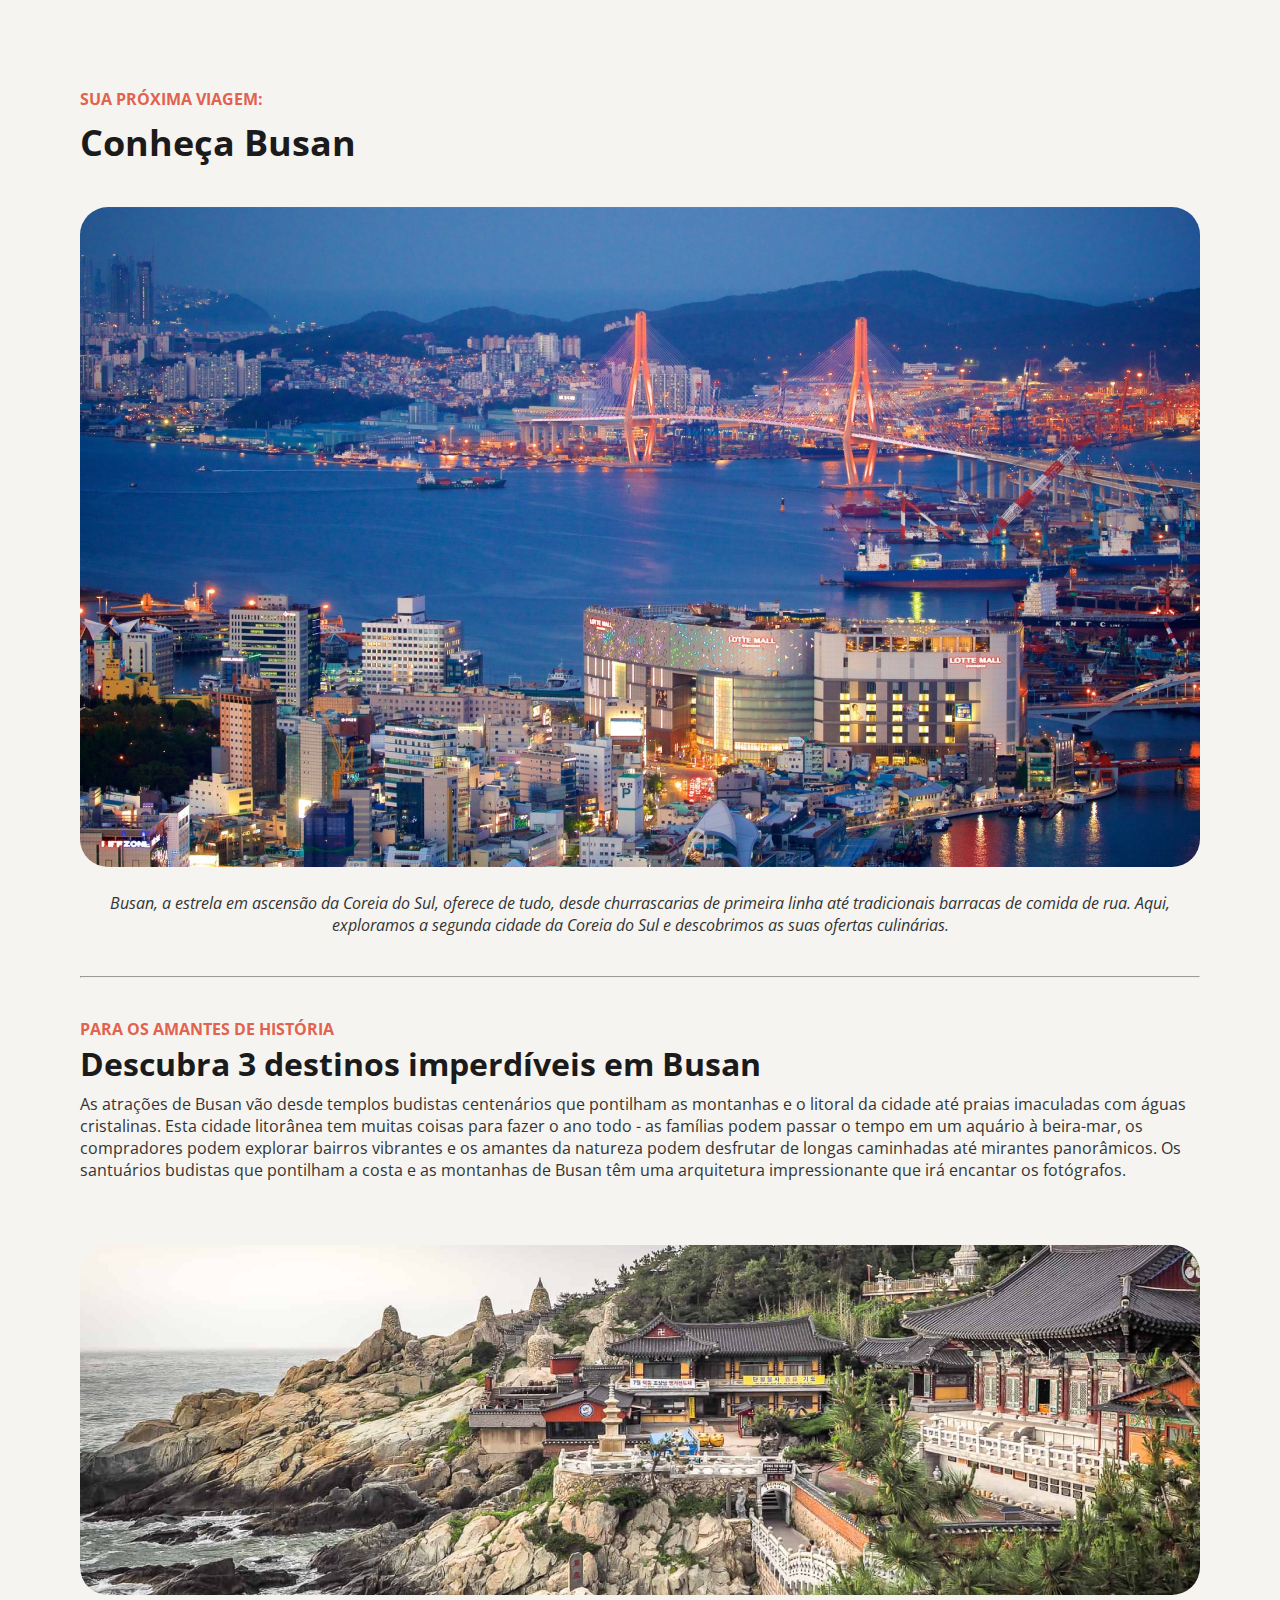
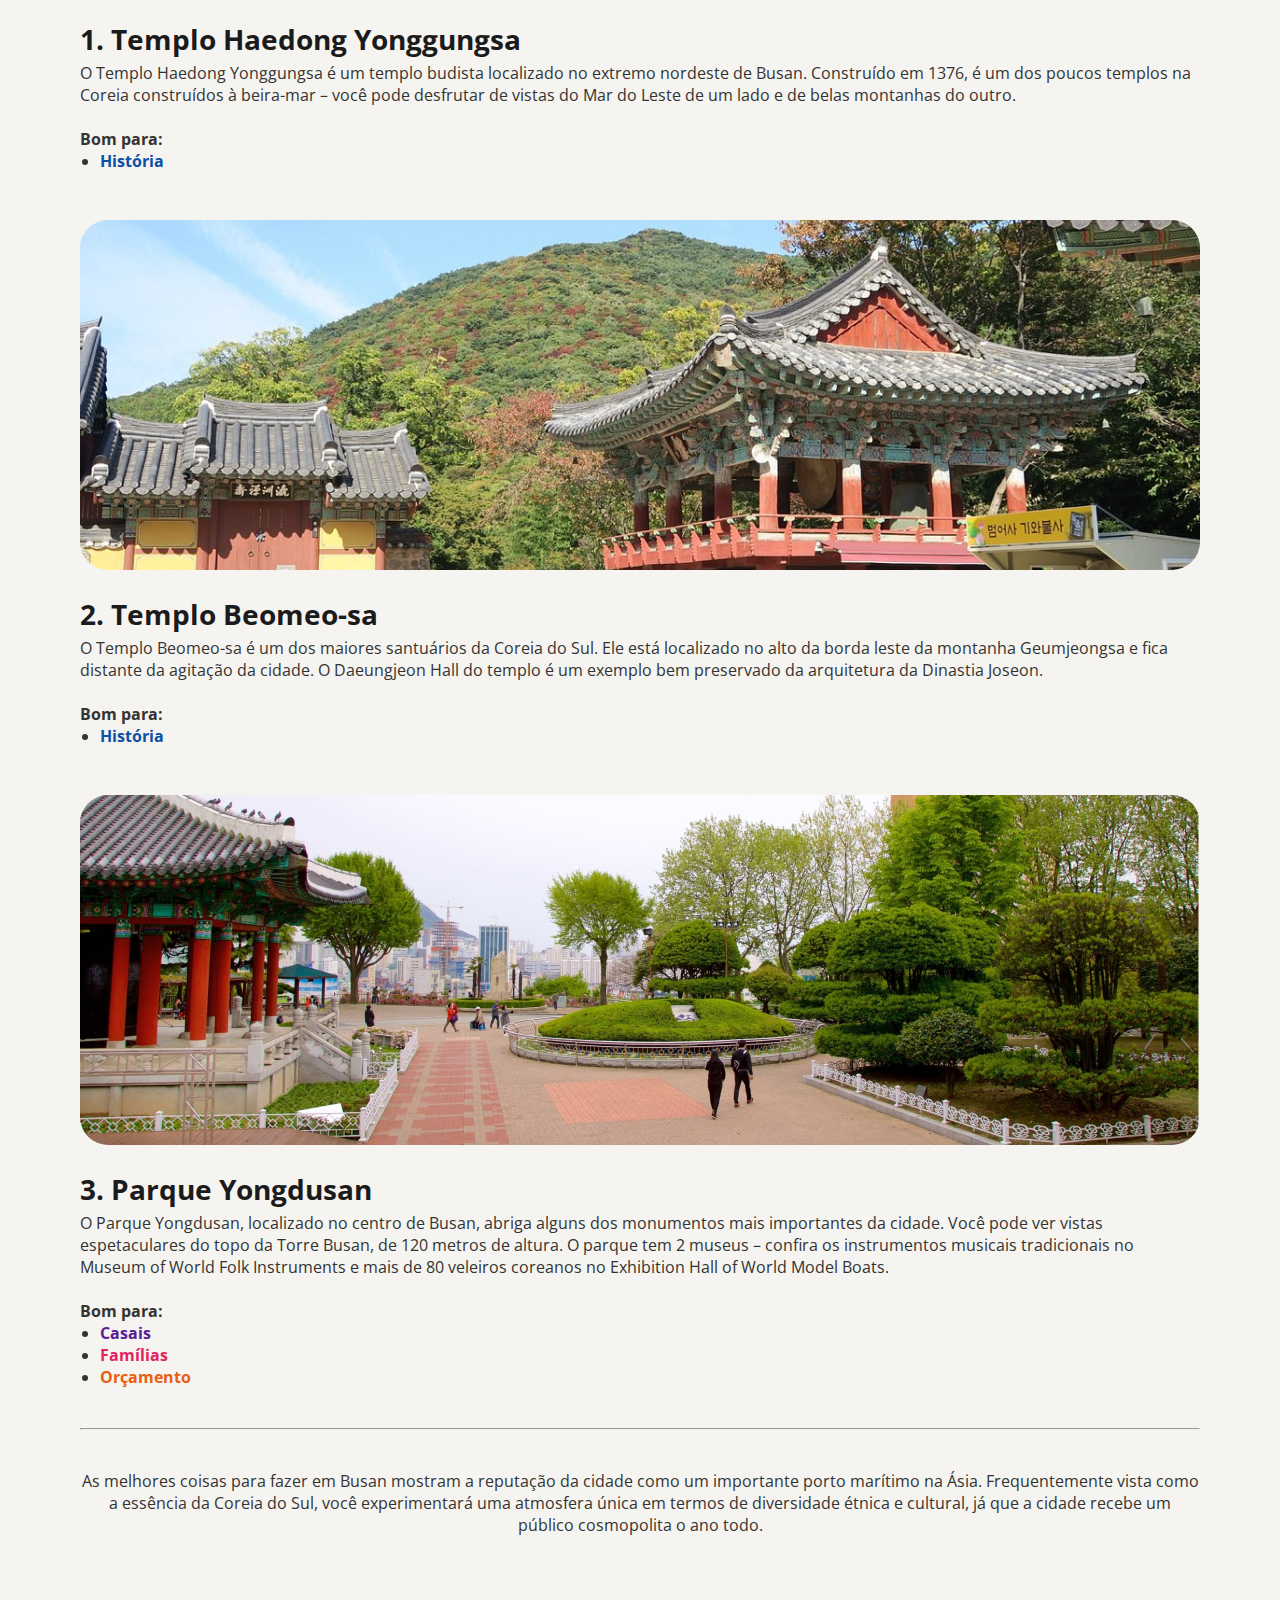
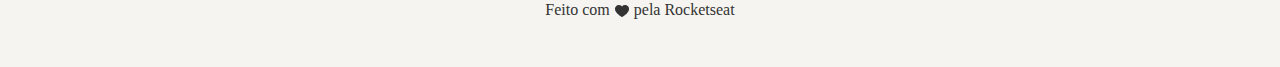
<file: index.html>
<!DOCTYPE html>
<html lang="pt-br">
<head>
  <link rel="preconnect" href="https://fonts.googleapis.com">
  <link rel="preconnect" href="https://fonts.gstatic.com" crossorigin>
  <link href="https://fonts.googleapis.com/css2?family=Open+Sans:ital,wght@0,300..800;1,300..800&display=swap" rel="stylesheet">
  <meta charset="UTF-8">
  <meta name="viewport" content="width=device-width, initial-scale=1.0">
  <link rel="stylesheet" href="style.css">
  <title>Local Turístico</title>
</head>
<body>
  <div id="container">
    <header>
      <h4 class="headline">Sua próxima viagem:</h4>
      <h1>Conheça Busan</h1>
        <img src="images/image1.png" alt="Busan.Foto com vários prédios, mar, navios e uma ponte de interliga a cidade">
          <p>Busan, a estrela em ascensão da Coreia do Sul, oferece de tudo, desde churrascarias de primeira linha até tradicionais barracas de comida de rua. Aqui, exploramos a segunda cidade da Coreia do Sul e descobrimos as suas ofertas culinárias.</p>
    </header>
    <main>
      <hr>
      <section class="cardTravel presentationCardTravel">
        <h4 class="headline">Para os amantes de história</h4>
        <h2>Descubra 3 destinos imperdíveis em Busan</h2>
        <p>As atrações de Busan vão desde templos budistas centenários que pontilham as montanhas e o litoral da cidade até praias imaculadas com águas cristalinas. Esta cidade litorânea tem muitas coisas para fazer o ano todo - as famílias podem passar o tempo em um aquário à beira-mar, os compradores podem explorar bairros vibrantes e os amantes da natureza podem desfrutar de longas caminhadas até mirantes panorâmicos.
        Os santuários budistas que pontilham a costa e as montanhas de Busan têm uma arquitetura impressionante que irá encantar os fotógrafos.</p>
      </section>
      <section class="cardTravel cardTraveln1">
          <img src="images/image2.png" alt="Templo Haedong Yonggungsa">
          <h3>1. Templo Haedong Yonggungsa</h3>
            <p>O Templo Haedong Yonggungsa é um templo budista localizado no extremo nordeste de Busan. Construído em 1376, é um dos poucos templos na Coreia construídos à beira-mar – você pode desfrutar de vistas do Mar do Leste de um lado e de belas montanhas do outro.
            <br><br><span>Bom para:</span>
              <ul>
                <li>História</li>
              </ul>
            </p>
      </section>
      <section class="cardTravel cardTraveln2">
          <img src="images/image3.png" alt="Templo Beomeo-sa">
          <h3>2. Templo Beomeo-sa</h3>
            <p>O Templo Beomeo-sa é um dos maiores santuários da Coreia do Sul. Ele está localizado no alto da borda leste da montanha Geumjeongsa e fica distante da agitação da cidade. O Daeungjeon Hall do templo é um exemplo bem preservado da arquitetura da Dinastia Joseon.
            <br><br><span>Bom para:</span> 
              <ul>
                <li>História</li>
              </ul>
            </p>
      </section>
      <section class="cardTravel cardTraveln3">
        <img src="images/image4.png" alt="Parque Yongdusan">
        <h3>3. Parque Yongdusan</h3>
          <p>O Parque Yongdusan, localizado no centro de Busan, abriga alguns dos monumentos mais importantes da cidade. Você pode ver vistas espetaculares do topo da Torre Busan, de 120 metros de altura. O parque tem 2 museus – confira os instrumentos musicais tradicionais no Museum of World Folk Instruments e mais de 80 veleiros coreanos no Exhibition Hall of World Model Boats.
          <br><br><span>Bom para:</span>
            <ul>
              <li>Casais</li>
              <li>Famílias</li>
              <li>Orçamento</li>
            </ul>
      </section>
    </main>
    <hr>
    <p id="finalRemarks">As melhores coisas para fazer em Busan mostram a reputação da cidade como um importante porto marítimo na Ásia. Frequentemente vista como a essência da Coreia do Sul, você experimentará uma atmosfera única em termos de diversidade étnica e cultural, já que a cidade recebe um público cosmopolita o ano todo.
    </p>
  </div>
  <footer>Feito com <img src="images/ph_heart-fill.png" alt="coração"> pela Rocketseat</footer>
</body>
</html>
</file>
<file: style.css>
*{margin: 0;}

body{
  background-color: #F5F4F0;
}

#container{
  font-family: "Open Sans", sans-serif;
  font-size: 16px;
  color: #333333;
  box-sizing: border-box;
  width: 1120px;
  margin: 88px auto 65px;
}

header img{
  margin-bottom: 24px;
}

header p{
  font-style: italic;
  text-align: center;
}

.presentationCardTravel p{
  margin-bottom: 64px;
}

#container img{
  border-radius: 28px;
  width: 1120px; 
  object-fit: cover;
  margin-bottom: 20px;
}

hr{
  height: 0;
  color: #D9D9D9;
  margin-top: 40px;
  margin-bottom: 40px;
}

main .headline{
  margin-top: 24px;
  margin-bottom: 2px;
}

.headline{
  color: #E1624F;
  text-transform: uppercase;
}
.headline, h1, h2, h3, span{
  font-weight: bold;
}

h1{
  font-size: 36px;
  margin-top: 8px;
  margin-bottom: 40px;
}
h2{
  font-size: 32px;
  margin-bottom: 8px;
    
}
h3{
  font-size: 28px;
  margin-bottom: 4px;
}

h1, h2, h3{
  color: #1B1B1B;
}

ul{
  font-weight: bold;
  padding-left: 20px;
}

.cardTraveln2{
  margin-top: 48px;
  margin-bottom: 48px;
}

.cardTravel ul li::marker{
  color: #333333;
}

.cardTraveln1 ul,.cardTraveln2 ul{
  color: #0C51A7;
}

.cardTraveln3 ul li:first-child{
  color: #591B98;
}
.cardTraveln3 ul li:nth-child(-0n + 2){
  color: #E5245E;
}
.cardTraveln3 ul li:last-child{
  color: #E95E10;
}

#finalRemarks{
  text-align: center;
}

footer{
  font-size: 16px;
  color: #333333;
  margin-bottom: 48px;
  text-align: center;
}
footer img{
  vertical-align: middle;
}
</file>
